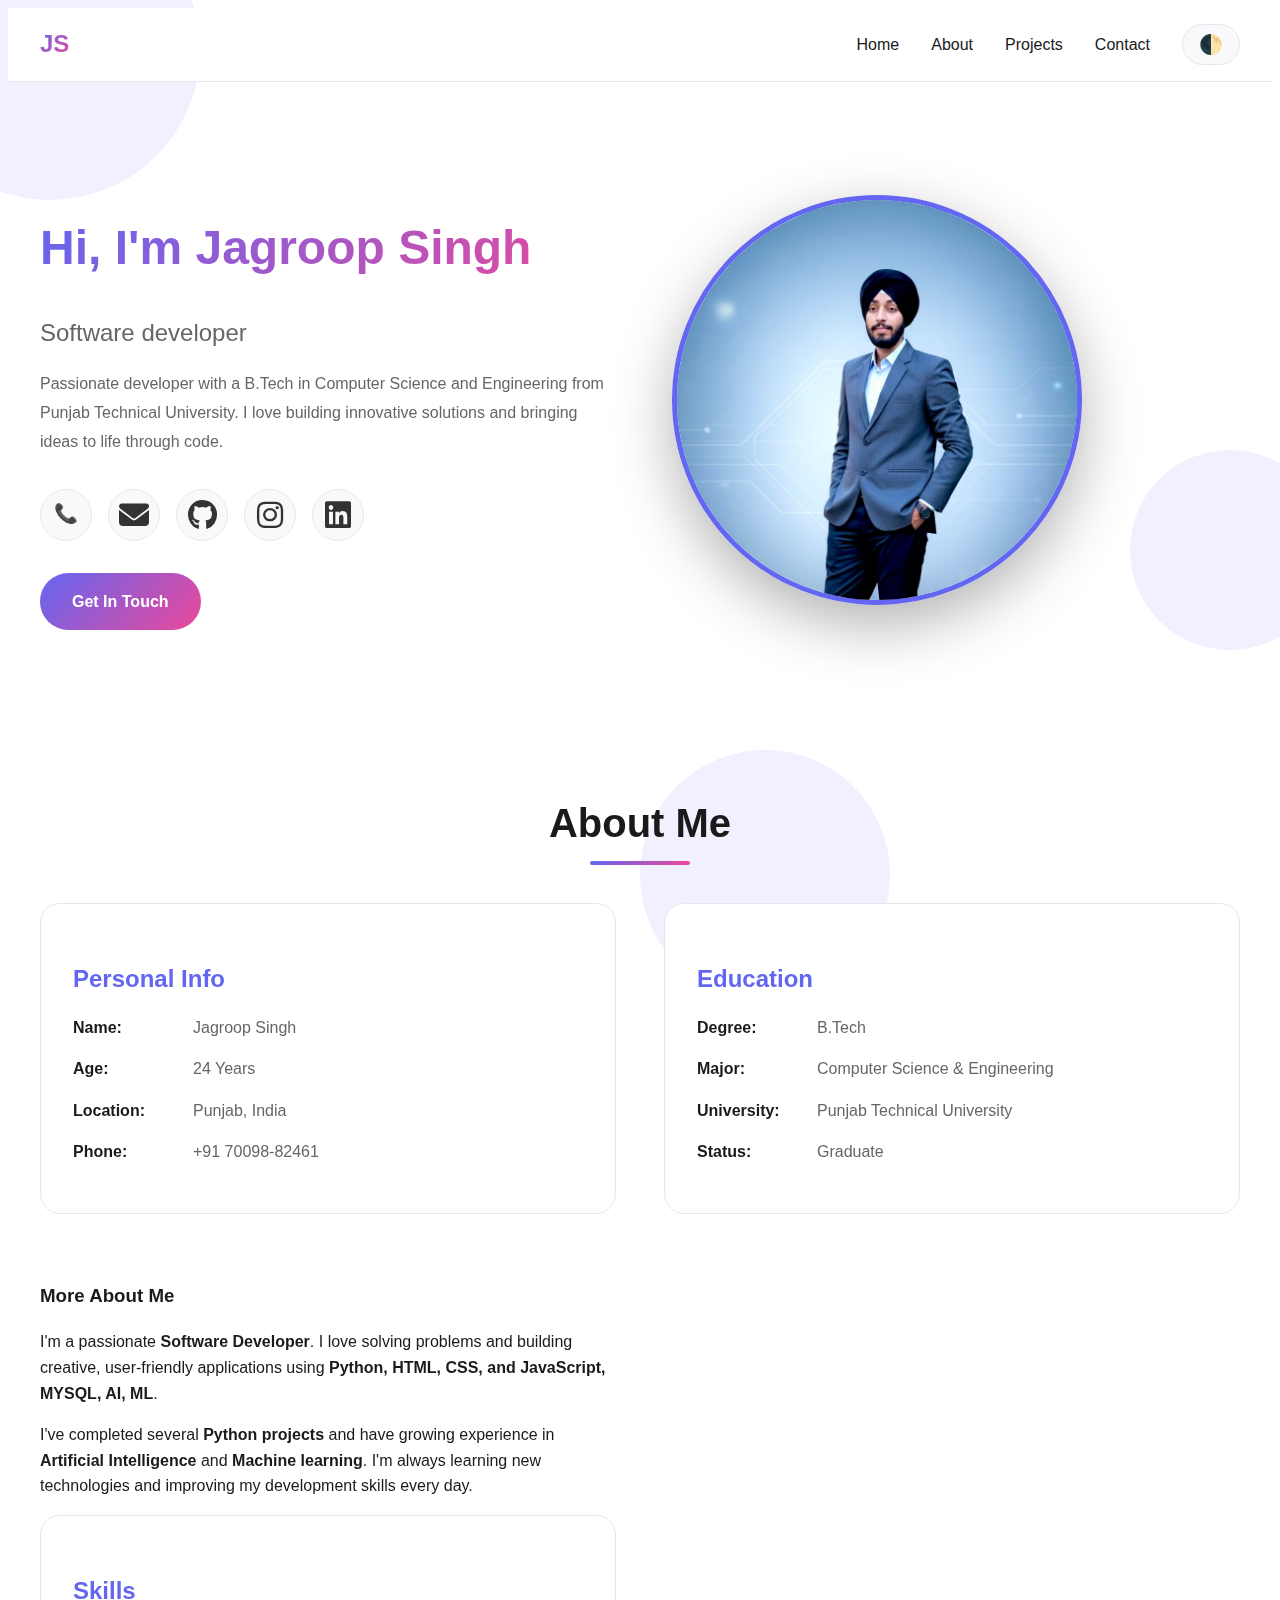
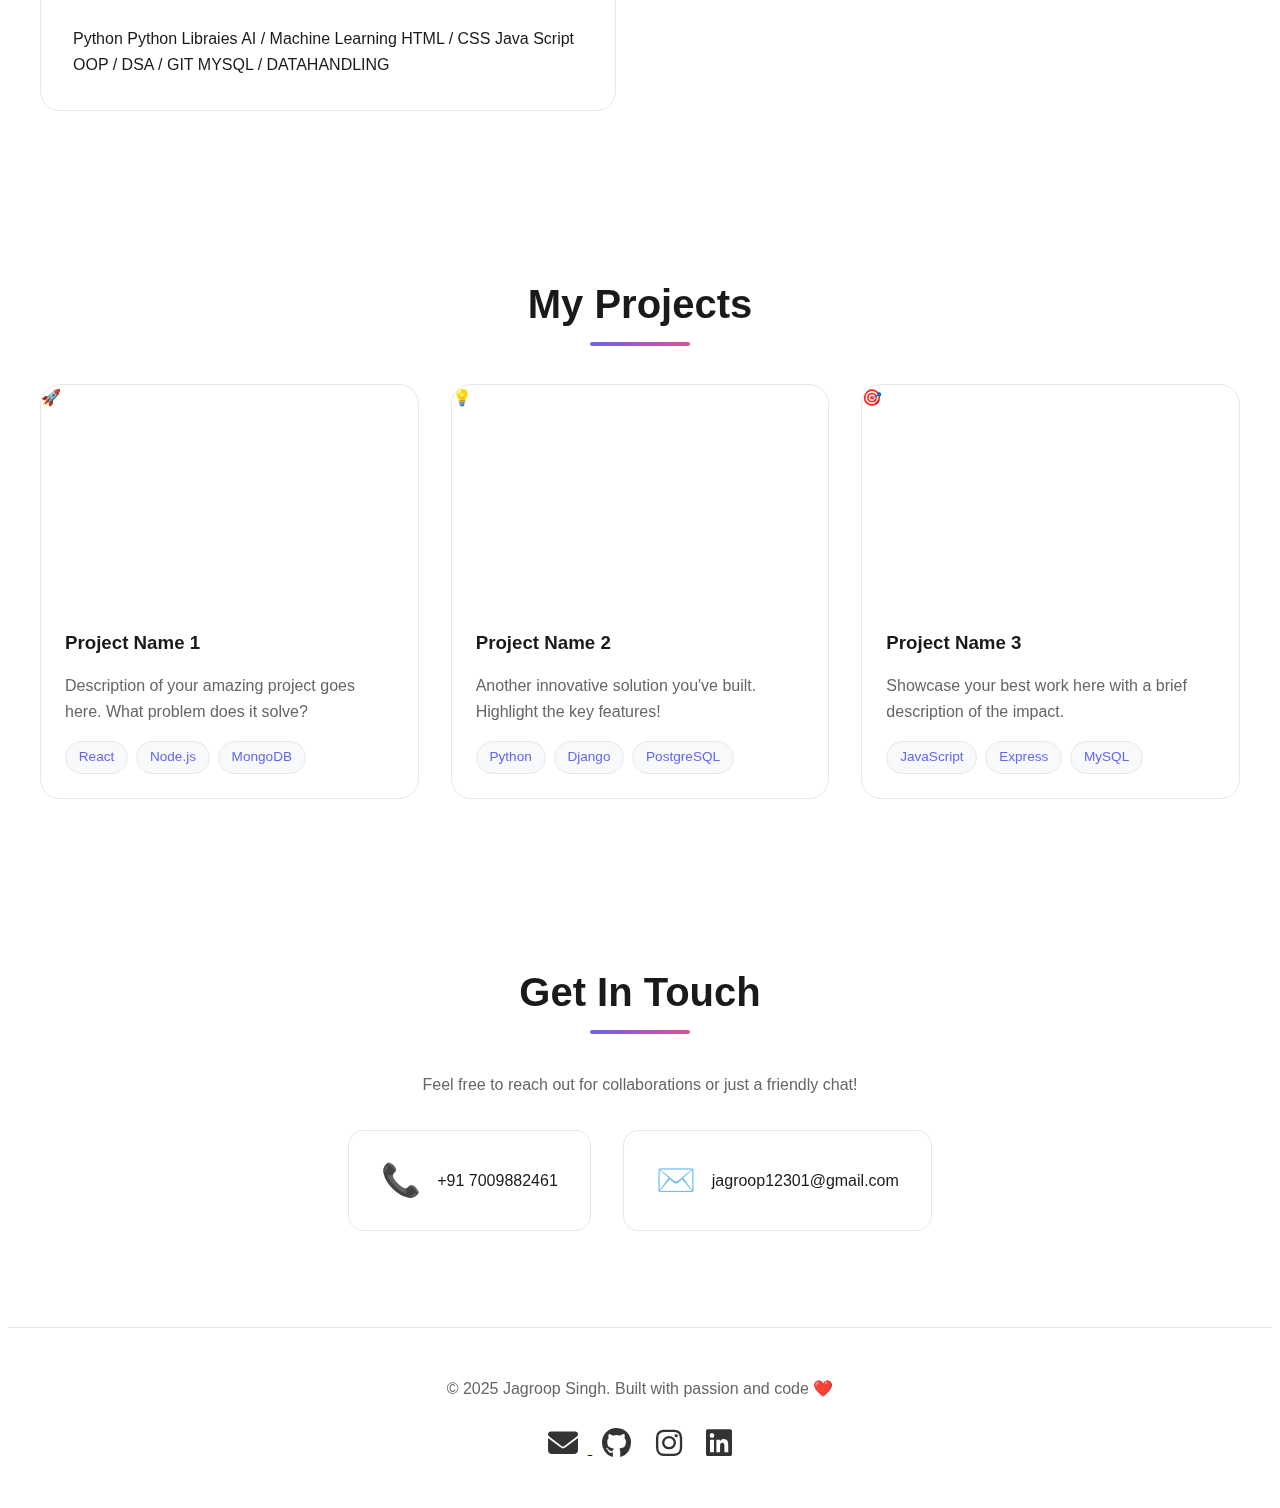
<file: index.html>
<!DOCTYPE html>
<html lang="en">
<head>
    <meta charset="UTF-8">
    <meta name="viewport" content="width=device-width, initial-scale=1.0">
    <title>Jagroop Singh - Portfolio</title>
    <link rel="stylesheet" href="style.css">
    <link rel="stylesheet" href="https://cdnjs.cloudflare.com/ajax/libs/font-awesome/6.5.0/css/all.min.css">
</head>
<body>
    <div class="bg-animation">
        <div class="circle"></div>
        <div class="circle"></div>
        <div class="circle"></div>
    </div>

    <header>
        <nav>
            <div class="logo">JS</div>
            <div class="nav-links">
                <a href="#home">Home</a>
                <a href="#about">About</a>
                <a href="#projects">Projects</a>
                <a href="#contact">Contact</a>
                <button class="theme-toggle" onclick="toggleTheme()">🌓</button>
            </div>
        </nav>
    </header>

    <section id="home" class="hero">
        <div class="hero-content">
            <h1>Hi, I'm Jagroop Singh</h1>
            <p class="subtitle">Software developer </p>
            <p>Passionate developer with a B.Tech in Computer Science and Engineering from Punjab Technical University. I love building innovative solutions and bringing ideas to life through code.</p>

            <div class="social-links">
                <a href="tel:+91-7009882461" title="Phone">📞</a>
                <a href="mailto:jagroop@example.com" title="Email"><i class="fas fa-envelope"></i> </a>
                <a href="https://github.com/jagroop11" target="_blank" title="GitHub"> <i class="fab fa-github"></i></a>
                <a href="https://instagram.com/jagroops011" target="_blank" title="Instagram"> <i class="fab fa-instagram"></i></a>
                <a href="https://linkedin.com/in/jagroop-singh-911375217" target="_blank" title="LinkedIn"> <i class="fab fa-linkedin"></i></a>
            </div>

            <a href="#contact" class="cta-button">Get In Touch</a>
        </div>

        <div class="hero-image">
            <!-- Replace emoji with your actual photo -->
            <img src="profile.jpg.jpeg" class="profile-img" alt="Jagroop Singh">
            <!-- If no image yet, use: <div class="profile-img-placeholder">👨‍💻</div> -->
        </div>
    </section>

    <section id="about" class="about">
        <h2 class="section-title">About Me</h2>
        <div class="about-content">
            <div class="info-card">
                <h3>Personal Info</h3>
                <div class="info-item">
                    <span class="info-label">Name:</span>
                    <span class="info-value">Jagroop Singh</span>
                </div>
                <div class="info-item">
                    <span class="info-label">Age:</span>
                    <span class="info-value">24 Years</span>
                </div>
                <div class="info-item">
                    <span class="info-label">Location:</span>
                    <span class="info-value">Punjab, India</span>
                </div>
                <div class="info-item">
                    <span class="info-label">Phone:</span>
                    <span class="info-value">+91 70098-82461</span>
                </div>
            </div>

            <div class="info-card">
                <h3>Education</h3>
                <div class="info-item">
                    <span class="info-label">Degree:</span>
                    <span class="info-value">B.Tech</span>
                </div>
                <div class="info-item">
                    <span class="info-label">Major:</span>
                    <span class="info-value">Computer Science & Engineering</span>
                </div>
                <div class="info-item">
                    <span class="info-label">University:</span>
                    <span class="info-value">Punjab Technical University</span>
                </div>
                <div class="info-item">
                    <span class="info-label">Status:</span>
                    <span class="info-value">Graduate</span>
                </div>
            </div>

            <div class="infoo-card">
                <h3>More About Me</h3>
                <div class="infoo-item">
                    <p> I'm a passionate<strong> Software Developer</strong>.
                        I love solving problems and building creative, user-friendly applications using <strong>Python, HTML, CSS, and JavaScript, MYSQL, AI, ML</strong>.</p>
                </div>
                <div class="infoo-col">
                    <P> I've completed several <strong>Python projects </strong> and have growing experience in <strong>Artificial Intelligence </strong>and <strong>Machine learning</strong>.
                     I'm always learning new technologies and improving my development skills every day.</P>
                </div>

                <div class="info-card">
                    <h3>Skills</h3>
                    <div class="chips">
                        <span class="chip">Python</span>
                        <span class="chip">Python Libraies</span>
                        <span class="chip">AI / Machine Learning</span>
                        <span class="chip">HTML / CSS</span>
                        <span class="chip">Java Script</span>
                        <span class="chip">OOP / DSA / GIT</span>
                        <span class="chip">MYSQL / DATAHANDLING</span>
                    </div>
        </div>
    </section>



     <section id="projects" class="projects">
        <h2 class="section-title">My Projects</h2>
        <div class="projects-grid">
            <div class="project-card">
                <div class="project-img">🚀</div>
                <div class="project-content">
                    <h3>Project Name 1</h3>
                    <p>Description of your amazing project goes here. What problem does it solve?</p>
                    <div class="project-tags">
                        <span class="tag">React</span>
                        <span class="tag">Node.js</span>
                        <span class="tag">MongoDB</span>
                    </div>
                </div>
            </div>

            <div class="project-card">
                <div class="project-img">💡</div>
                <div class="project-content">
                    <h3>Project Name 2</h3>
                    <p>Another innovative solution you've built. Highlight the key features!</p>
                    <div class="project-tags">
                        <span class="tag">Python</span>
                        <span class="tag">Django</span>
                        <span class="tag">PostgreSQL</span>
                    </div>
                </div>
            </div>

            <div class="project-card">
                <div class="project-img">🎯</div>
                <div class="project-content">
                    <h3>Project Name 3</h3>
                    <p>Showcase your best work here with a brief description of the impact.</p>
                    <div class="project-tags">
                        <span class="tag">JavaScript</span>
                        <span class="tag">Express</span>
                        <span class="tag">MySQL</span>
                    </div>
                </div>
            </div>
        </div>
    </section>

    <section id="contact" class="contact">
        <h2 class="section-title">Get In Touch</h2>
        <p style="color: var(--text-secondary); margin-bottom: 2rem;">Feel free to reach out for collaborations or just a friendly chat!</p>

        <div class="contact-info">
            <a href="tel:+917009882461" class="contact-item">
                <span class="contact-icon">📞</span>
                <span>+91 7009882461</span>
            </a>
            <a href="mailto:jagroop12301@gmail.com" class="contact-item">
                <span class="contact-icon">✉️</span>
                <span>jagroop12301@gmail.com</span>
            </a>
        </div>
    </section>

    <footer>
        <p>&copy; 2025 Jagroop Singh. Built with passion and code ❤️</p>
          <div class="fottersocial-links">
                <a href="mailto:jagroop12301@gmail.com" title="Email"><i class="fas fa-envelope"></i> </a>
                <a href="https://github.com/jagroop11" target="_blank" title="GitHub"> <i class="fab fa-github"></i></a>
                <a href="https://instagram.com/jagroop011" target="_blank" title="Instagram"> <i class="fab fa-instagram"></i></a>
                <a href="https://linkedin.com/in/jagroop-singh-911375217" target="_blank" title="LinkedIn"> <i class="fab fa-linkedin"></i></a>
            </div>

    </footer>

    <script src="projects.js"></script>
    <script src="script.js"></script>
</body>
</html>
</file>
<file: style.css>
```css
* {
    margin: 0;
    padding: 0;
    box-sizing: border-box;
}

:root {
    --bg-primary: #ffffff;
    --bg-secondary: #f8f9fa;
    --text-primary: #1a1a1a;
    --text-secondary: #666666;
    --accent: #6366f1;
    --accent-hover: #4f46e5;
    --card-bg: #ffffff;
    --border: #e5e7eb;
}

.dark-mode {
    --bg-primary: #0f172a;
    --bg-secondary: #1e293b;
    --text-primary: #f1f5f9;
    --text-secondary: #cbd5e1;
    --accent: #818cf8;
    --accent-hover: #6366f1;
    --card-bg: #1e293b;
    --border: #334155;
}

body {
    font-family: 'Segoe UI', Tahoma, Geneva, Verdana, sans-serif;
    background: var(--bg-primary);
    color: var(--text-primary);
    line-height: 1.6;
    transition: background 0.3s ease, color 0.3s ease;
    overflow-x: hidden;
}

/* Animated Background */
.bg-animation {
    position: fixed;
    top: 0;
    left: 0;
    width: 100%;
    height: 100%;
    z-index: -1;
    opacity: 0.1;
}

.circle {
    position: absolute;
    border-radius: 50%;
    background: var(--accent);
    animation: float 20s infinite ease-in-out;
}

.circle:nth-child(1) {
    width: 300px;
    height: 300px;
    top: -100px;
    left: -100px;
    animation-delay: 0s;
}

.circle:nth-child(2) {
    width: 200px;
    height: 200px;
    top: 50%;
    right: -50px;
    animation-delay: -5s;
}

.circle:nth-child(3) {
    width: 250px;
    height: 250px;
    bottom: -100px;
    left: 50%;
    animation-delay: -10s;
}

a i {
    font-size: 30px;
    margin: 10px;
    color: #333;
}
a i:hover {
    color: #0077b;
}
}
@keyframes float {
    0%, 100% { transform: translate(0, 0) scale(1); }
    33% { transform: translate(30px, -50px) scale(1.1); }
    66% { transform: translate(-20px, 20px) scale(0.9); }
}

/* Header */
header {
    position: sticky;
    top: 0;
    background: var(--card-bg);
    backdrop-filter: blur(10px);
    border-bottom: 1px solid var(--border);
    padding: 1rem 2rem;
    z-index: 100;
    animation: slideDown 0.5s ease;
}

@keyframes slideDown {
    from { transform: translateY(-100%); }
    to { transform: translateY(0); }
}

nav {
    display: flex;
    justify-content: space-between;
    align-items: center;
    max-width: 1200px;
    margin: 0 auto;
}

.logo {
    font-size: 1.5rem;
    font-weight: bold;
    background: linear-gradient(135deg, var(--accent) 0%, #ec4899 100%);
    -webkit-background-clip: text;
    -webkit-text-fill-color: transparent;
    background-clip: text;
}

.nav-links {
    display: flex;
    gap: 2rem;
    align-items: center;
}

.nav-links a {
    color: var(--text-primary);
    text-decoration: none;
    transition: color 0.3s;
    position: relative;
}

.nav-links a:hover {
    color: var(--accent);
}

.nav-links a::after {
    content: '';
    position: absolute;
    bottom: -5px;
    left: 0;
    width: 0;
    height: 2px;
    background: var(--accent);
    transition: width 0.3s;
}

.nav-links a:hover::after {
    width: 100%;
}

.theme-toggle {
    background: var(--bg-secondary);
    border: 1px solid var(--border);
    padding: 0.5rem 1rem;
    border-radius: 50px;
    cursor: pointer;
    transition: all 0.3s;
    font-size: 1.2rem;
}

.theme-toggle:hover {
    transform: scale(1.1);
    border-color: var(--accent);
}

/* Hero Section */
.hero {
    max-width: 1200px;
    margin: 4rem auto;
    padding: 2rem;
    display: grid;
    grid-template-columns: 1fr 1fr;
    gap: 4rem;
    align-items: center;
    animation: fadeIn 1s ease;
}

@keyframes fadeIn {
    from { opacity: 0; transform: translateY(30px); }
    to { opacity: 1; transform: translateY(0); }
}

.hero-content h1 {
    font-size: 3rem;
    margin-bottom: 1rem;
    background: linear-gradient(135deg, var(--accent) 0%, #ec4899 100%);
    -webkit-background-clip: text;
    -webkit-text-fill-color: transparent;
    background-clip: text;
}

.hero-content .subtitle {
    font-size: 1.5rem;
    color: var(--text-secondary);
    margin-bottom: 1rem;
}

.hero-content p {
    color: var(--text-secondary);
    margin-bottom: 2rem;
    line-height: 1.8;
}

.social-links {
    display: flex;
    gap: 1rem;
    margin-bottom: 2rem;
}

.social-links a {
    width: 50px;
    height: 50px;
    background: var(--bg-secondary);
    border: 1px solid var(--border);
    border-radius: 50%;
    display: flex;
    align-items: center;
    justify-content: center;
    color: var(--text-primary);
    text-decoration: none;
    transition: all 0.3s;
    font-size: 1.2rem;
}

.social-links a:hover {
    background: var(--accent);
    color: white;
    transform: translateY(-5px);
    border-color: var(--accent);
}

.cta-button {
    display: inline-block;
    background: linear-gradient(135deg, var(--accent) 0%, #ec4899 100%);
    color: white;
    padding: 1rem 2rem;
    border-radius: 50px;
    text-decoration: none;
    font-weight: 600;
    transition: all 0.3s;
    border: none;
    cursor: pointer;
}

.cta-button:hover {
    transform: translateY(-3px);
    box-shadow: 0 10px 30px rgba(99, 102, 241, 0.3);
}

.hero-image {
    position: relative;
    animation: fadeIn 1s ease 0.3s backwards;
}

.profile-img {
    width: 100%;
    max-width: 400px;
    height: 400px;
    border-radius: 50%;
    object-fit: cover;
    border: 5px solid var(--accent);
    box-shadow: 0 20px 60px rgba(0, 0, 0, 0.3);
    animation: pulse 3s infinite;
}

.profile-img-placeholder {
    width: 100%;
    max-width: 400px;
    height: 400px;
    border-radius: 50%;
    border: 5px solid var(--accent);
    box-shadow: 0 20px 60px rgba(0, 0, 0, 0.3);
    animation: pulse 3s infinite;
    background: var(--bg-secondary);
    display: flex;
    align-items: center;
    justify-content: center;
    font-size: 6rem;
    color: var(--accent);
}

@keyframes pulse {
    0%, 100% { box-shadow: 0 20px 60px rgba(99, 102, 241, 0.3); }
    50% { box-shadow: 0 20px 60px rgba(99, 102, 241, 0.6); }
}

/* About Section */
.about {
    max-width: 1200px;
    margin: 4rem auto;
    padding: 2rem;
}

.section-title {
    font-size: 2.5rem;
    text-align: center;
    margin-bottom: 3rem;
    position: relative;
    animation: fadeIn 1s ease;
}

.section-title::after {
    content: '';
    position: absolute;
    bottom: -10px;
    left: 50%;
    transform: translateX(-50%);
    width: 100px;
    height: 4px;
    background: linear-gradient(135deg, var(--accent) 0%, #ec4899 100%);
    border-radius: 2px;
}

.about-content {
    display: grid;
    grid-template-columns: 1fr 1fr;
    gap: 3rem;
    margin-top: 2rem;
}

.info-card {
    background: var(--card-bg);
    padding: 2rem;
    border-radius: 20px;
    border: 1px solid var(--border);
    transition: all 0.3s;
}

.info-card:hover {
    transform: translateY(-10px);
    box-shadow: 0 20px 40px rgba(0, 0, 0, 0.1);
    border-color: var(--accent);
}

.info-card h3 {
    color: var(--accent);
    margin-bottom: 1rem;
    font-size: 1.5rem;
}

.info-item {
    display: flex;
    margin-bottom: 1rem;
    align-items: center;
}

.info-label {
    font-weight: 600;
    color: var(--text-primary);
    min-width: 120px;
}

.info-value {
    color: var(--text-secondary);
}

/* Projects Section */
.projects {
    max-width: 1200px;
    margin: 4rem auto;
    padding: 2rem;
}

.projects-grid {
    display: grid;
    grid-template-columns: repeat(auto-fit, minmax(300px, 1fr));
    gap: 2rem;
    margin-top: 2rem;
}

.project-card {
    background: var(--card-bg);
    border-radius: 20px;
    overflow: hidden;
    border: 1px solid var(--border);
    transition: all 0.3s;
    cursor: pointer;
}

.project-card:hover {
    transform: translateY(-10px);
    box-shadow: 0 20px 40px rgba(0, 0, 0, 0.15);
    border-color: var(--accent);
}

.project-img {
    width: 100%;
    height: 200px;
    object-fit: cover;
}

.project-img-placeholder {
    width: 100%;
    height: 200px;
    background: linear-gradient(135deg, var(--accent) 0%, #ec4899 100%);
    display: flex;
    align-items: center;
    justify-content: center;
    font-size: 3rem;
    color: white;
}

.project-content {
    padding: 1.5rem;
}

.project-content h3 {
    margin-bottom: 0.5rem;
    color: var(--text-primary);
}

.project-content p {
    color: var(--text-secondary);
    margin-bottom: 1rem;
}

.project-tags {
    display: flex;
    flex-wrap: wrap;
    gap: 0.5rem;
}

.tag {
    background: var(--bg-secondary);
    padding: 0.3rem 0.8rem;
    border-radius: 20px;
    font-size: 0.85rem;
    color: var(--accent);
    border: 1px solid var(--border);
}

/* Contact Section */
.contact {
    max-width: 1200px;
    margin: 4rem auto;
    padding: 2rem;
    text-align: center;
}

.contact-info {
    display: flex;
    justify-content: center;
    gap: 2rem;
    margin-top: 2rem;
    flex-wrap: wrap;
}

.contact-item {
    background: var(--card-bg);
    padding: 1.5rem 2rem;
    border-radius: 15px;
    border: 1px solid var(--border);
    transition: all 0.3s;
    text-decoration: none;
    color: var(--text-primary);
    display: flex;
    align-items: center;
    gap: 1rem;
}

.contact-item:hover {
    transform: translateY(-5px);
    border-color: var(--accent);
    box-shadow: 0 10px 30px rgba(0, 0, 0, 0.1);
}

.contact-icon {
    font-size: 2rem;
    color: var(--accent);
}

/* Footer */
footer {
    background: var(--card-bg);
    border-top: 1px solid var(--border);
    padding: 2rem;
    text-align: center;
    color: var(--text-secondary);
    margin-top: 4rem;
}
.social-links {
    display: flex;
    gap: 1rem;
    margin-bottom: 2rem;
}
.social-links a {
    width: 50px;
    height: 50px;
    background: var(--bg-secondary);
    border: 1px solid var(--border);
    border-radius: 50%;
    display: flex;
    align-items: center;
    justify-content: center;
    color: var(--text-primary);
    text-decoration: none;
    transition: all 0.3s;
    font-size: 1.2rem;
}
/* Responsive */
@media (max-width: 768px) {
    .hero {
        grid-template-columns: 1fr;
        text-align: center;
    }

    .hero-content h1 {
        font-size: 2rem;
    }

    .about-content {
        grid-template-columns: 1fr;
    }

    .nav-links {
        gap: 1rem;
    }

    .profile-img,
    .profile-img-placeholder {
        max-width: 300px;
        height: 300px;
        font-size: 4rem;
    }
}
</file>
